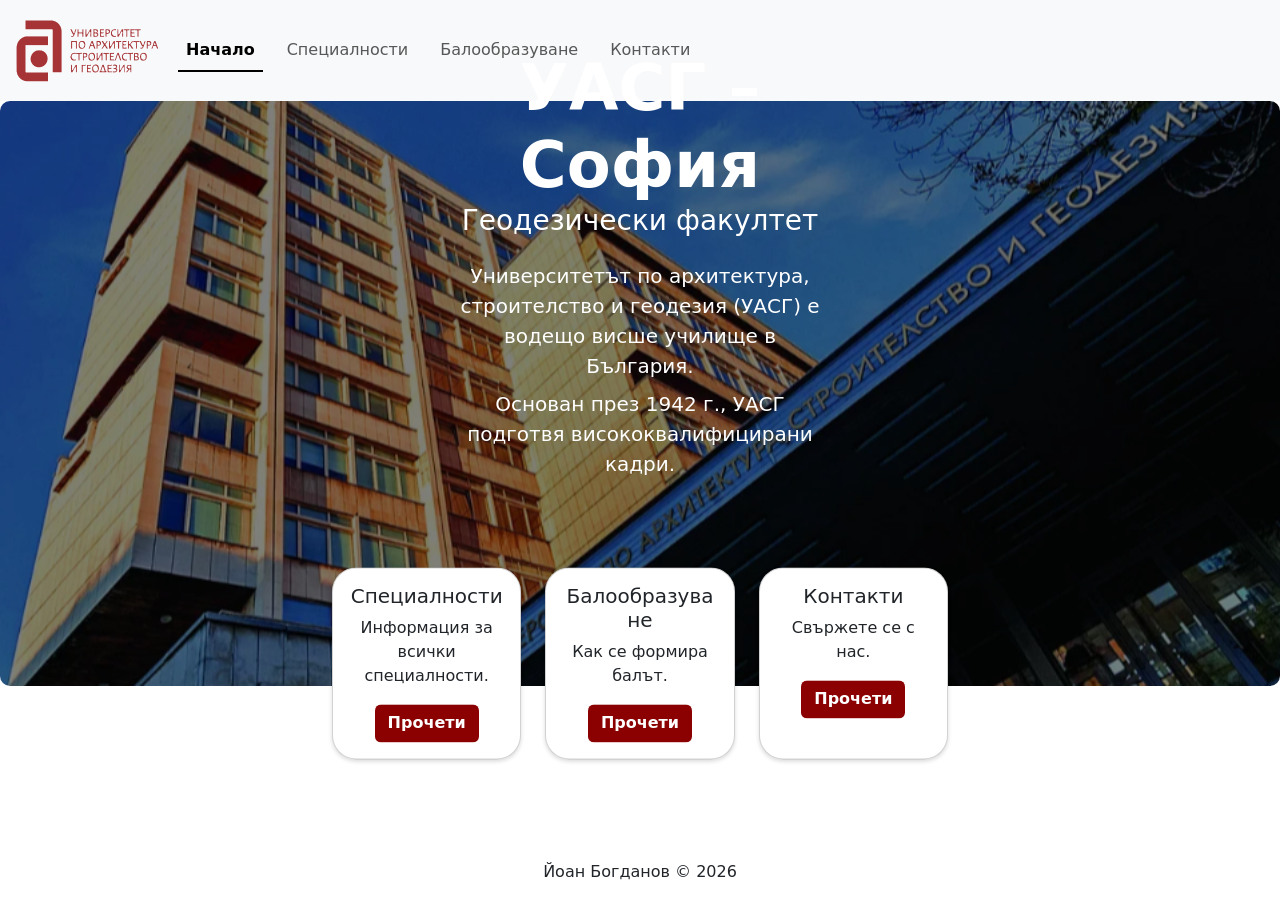
<file: index.html>
<!DOCTYPE html>
<html lang="bg">

<head>
    <meta charset="UTF-8">
    <meta name="viewport" content="width=device-width, initial-scale=1.0">
    <link rel="icon" href="logoR.png">
    <link href="https://cdn.jsdelivr.net/npm/bootstrap@5.3.8/dist/css/bootstrap.min.css" rel="stylesheet">
    <link rel="stylesheet" href="style.css">

    <script src="https://cdn.jsdelivr.net/npm/bootstrap@5.3.8/dist/js/bootstrap.bundle.min.js"></script>

    <title>УАСГ – София</title>
</head>

<body>
    <header>
        <nav class="navbar navbar-expand-lg bg-light">
            <div class="container-fluid">

                <a class="navbar-brand me-3">
                    <img src="logo.png" alt="Logo" class="logo">
                </a>

                <button class="navbar-toggler" type="button" data-bs-toggle="collapse" data-bs-target="#mainNav">
                    <span class="navbar-toggler-icon"></span>
                </button>

                <div class="collapse navbar-collapse" id="mainNav">
                    <ul class="navbar-nav nav nav-underline">
                        <li class="nav-item"><a class="nav-link active" href="index.html">Начало</a></li>
                        <li class="nav-item"><a class="nav-link" href="specialties.html">Специалности</a></li>
                        <li class="nav-item"><a class="nav-link" href="scoring.html">Балообразуване</a></li>
                        <li class="nav-item"><a class="nav-link" href="contact.html">Контакти</a></li>
                    </ul>
                </div>

            </div>
        </nav>
    </header>

    <main>
        <div class="hero">
            <img src="building.png" alt="Building" class="hero-img">

            <div class="hero-text">
                <div class="container text-center">
                    <div class="row justify-content-center">
                        <div class="col-md-8 hero-content p-4 rounded-3">
                            <h1 class="display-3 fw-bold mb-0">УАСГ – София</h1>
                            <h2 class="h3 mb-4 fw-light">Геодезически факултет</h2>

                            <p class="lead mb-2">
                                Университетът по архитектура, строителство и геодезия (УАСГ)
                                е водещо висше училище в България.
                            </p>
                            <p class="lead italic">
                                Основан през 1942 г., УАСГ подготвя висококвалифицирани кадри.
                            </p>
                        </div>
                    </div>
                </div>

                <section class="d-flex justify-content-center">
                    <div class="container mt-5">
                        <div class="row g-4 text-center">

                            <div class="col-md-4">
                                <div class="card custom-card-bootstrap">
                                    <div class="card-body">
                                        <h5 class="card-title">Специалности</h5>
                                        <p class="card-text">Информация за всички специалности.</p>
                                        <a href="specialties.html" class="btn btn-uacg">Прочети</a>
                                    </div>
                                </div>
                            </div>

                            <div class="col-md-4">
                                <div class="card custom-card-bootstrap">
                                    <div class="card-body">
                                        <h5 class="card-title">Балообразуване</h5>
                                        <p class="card-text">Как се формира балът.</p>
                                        <a href="scoring.html" class="btn btn-uacg">Прочети</a>
                                    </div>
                                </div>
                            </div>

                            <div class="col-md-4">
                                <div class="card custom-card-bootstrap">
                                    <div class="card-body">
                                        <h5 class="card-title">Контакти</h5>
                                        <p class="card-text">Свържете се с нас.</p>
                                        <a href="contact.html" class="btn btn-uacg">Прочети</a>
                                    </div>
                                </div>
                            </div>

                        </div>
                    </div>
                </section>
            </div>
        </div>
    </main>

    <footer class="text-center py-3">
        Йоан Богданов © 2026
    </footer>

</body>

</html>
</file>
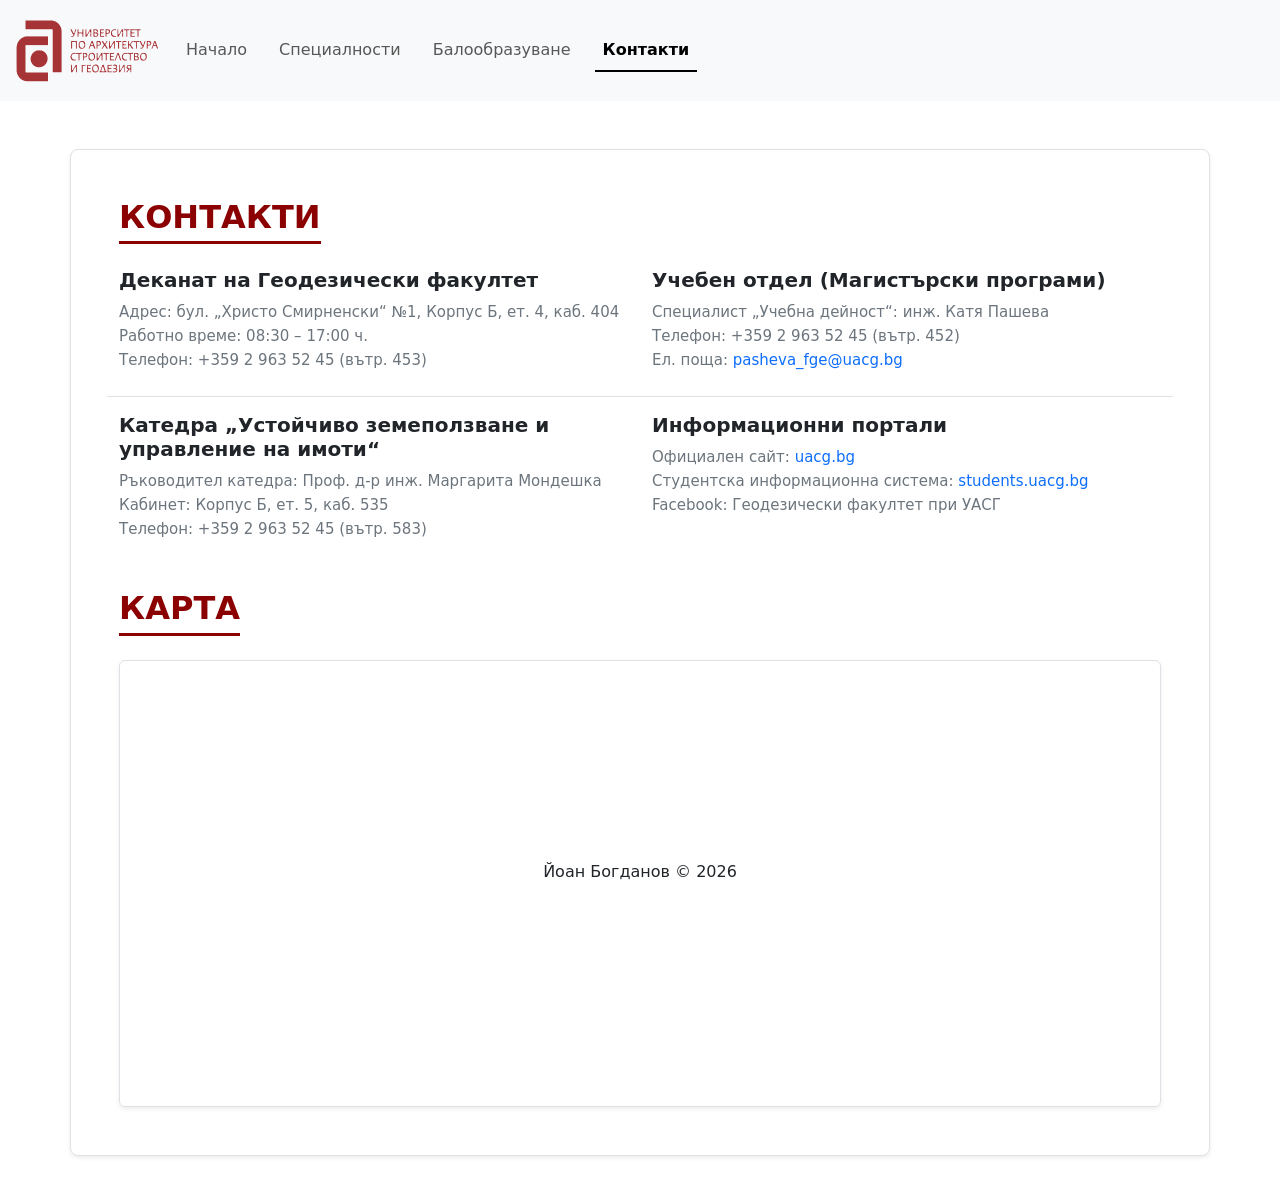
<file: contact.html>
<!DOCTYPE html>
<html lang="bg">

<head>
    <meta charset="UTF-8">
    <meta name="viewport" content="width=device-width, initial-scale=1.0">
    <link rel="icon" href="logoR.png">
    <link href="https://cdn.jsdelivr.net/npm/bootstrap@5.3.8/dist/css/bootstrap.min.css" rel="stylesheet">
    <link rel="stylesheet" href="style.css">

    <script src="https://cdn.jsdelivr.net/npm/bootstrap@5.3.8/dist/js/bootstrap.bundle.min.js"></script>

    <title>УАСГ – София</title>
</head>

<body>
    <header>
        <nav class="navbar navbar-expand-lg bg-light">
            <div class="container-fluid">

                <a class="navbar-brand me-3">
                    <img src="logo.png" alt="Logo" class="logo">
                </a>

                <button class="navbar-toggler" type="button" data-bs-toggle="collapse" data-bs-target="#mainNav">
                    <span class="navbar-toggler-icon"></span>
                </button>

                <div class="collapse navbar-collapse" id="mainNav">
                    <ul class="navbar-nav nav nav-underline">
                        <li class="nav-item"><a class="nav-link" href="index.html">Начало</a></li>
                        <li class="nav-item"><a class="nav-link" href="specialties.html">Специалности</a></li>
                        <li class="nav-item"><a class="nav-link" href="scoring.html">Балообразуване</a></li>
                        <li class="nav-item"><a class="nav-link active" href="contact.html">Контакти</a></li>
                    </ul>
                </div>

            </div>
        </nav>
    </header>

    <main class="container my-5 shadow-sm p-4 p-md-5 bg-white rounded-3 border">

        <section>
            <h2 class="section-title mb-4">КОНТАКТИ</h2>

            <div class="row g-4">
                <div class="col-md-6">
                    <h5 class="fw-bold">Деканат на Геодезически факултет</h5>
                    <p class="text-secondary small-info">
                        Адрес: бул. „Христо Смирненски“ №1, Корпус Б, ет. 4, каб. 404<br>
                        Работно време: 08:30 – 17:00 ч.<br>
                        Телефон: +359 2 963 52 45 (вътр. 453)
                    </p>
                </div>

                <div class="col-md-6">
                    <h5 class="fw-bold">Учебен отдел (Магистърски програми)</h5>
                    <p class="text-secondary small-info">
                        Специалист „Учебна дейност“: инж. Катя Пашева<br>
                        Телефон: +359 2 963 52 45 (вътр. 452)<br>
                        Ел. поща: <a href="mailto:pasheva_fge@uacg.bg"
                            class="text-decoration-none text-primary">pasheva_fge@uacg.bg</a>
                    </p>
                </div>

                <div class="col-md-6 border-top pt-3">
                    <h5 class="fw-bold">Катедра „Устойчиво земеползване и управление на имоти“</h5>
                    <p class="text-secondary small-info">
                        Ръководител катедра: Проф. д-р инж. Маргарита Мондешка<br>
                        Кабинет: Корпус Б, ет. 5, каб. 535<br>
                        Телефон: +359 2 963 52 45 (вътр. 583)
                    </p>
                </div>

                <div class="col-md-6 border-top pt-3">
                    <h5 class="fw-bold">Информационни портали</h5>
                    <p class="text-secondary small-info">
                        Официален сайт: <a href="https://uacg.bg" target="_blank"
                            class="text-decoration-none text-primary">uacg.bg</a><br>
                        Студентска информационна система: <a href="https://students.uacg.bg" target="_blank"
                            class="text-decoration-none text-primary">students.uacg.bg</a><br>
                        Facebook: Геодезически факултет при УАСГ
                    </p>
                </div>
            </div>
        </section>

        <section class="mt-5">
            <h2 class="section-title mb-4">КАРТА</h2>
            <div class="ratio ratio-21x9 shadow-sm rounded border overflow-hidden">
                <iframe
                    src="https://www.google.com/maps/embed?pb=!1m18!1m12!1m3!1d1198.0386764588618!2d23.331155820920284!3d42.68410373908072!2m3!1f0!2f0!3f0!3m2!1i1024!2i768!4f13.1!3m3!1m2!1s0x40aa85a750284111%3A0x7b46dc25b02254b9!2z0JPQtdC-0L_RgNC10YbQuNC3INCY0L3QttC10L3QtdGA0LjQvdCzINCe0J7QlA!5e0!3m2!1sbg!2sbg!4v1771236941251!5m2!1sbg!2sbg"
                    width="600" height="450" style="border:0;" allowfullscreen="" loading="lazy"
                    referrerpolicy="no-referrer-when-downgrade"></iframe>
            </div>
        </section>
    </main>
    <footer class="text-center py-3">
        Йоан Богданов © 2026
    </footer>

</body>

</html>
</file>
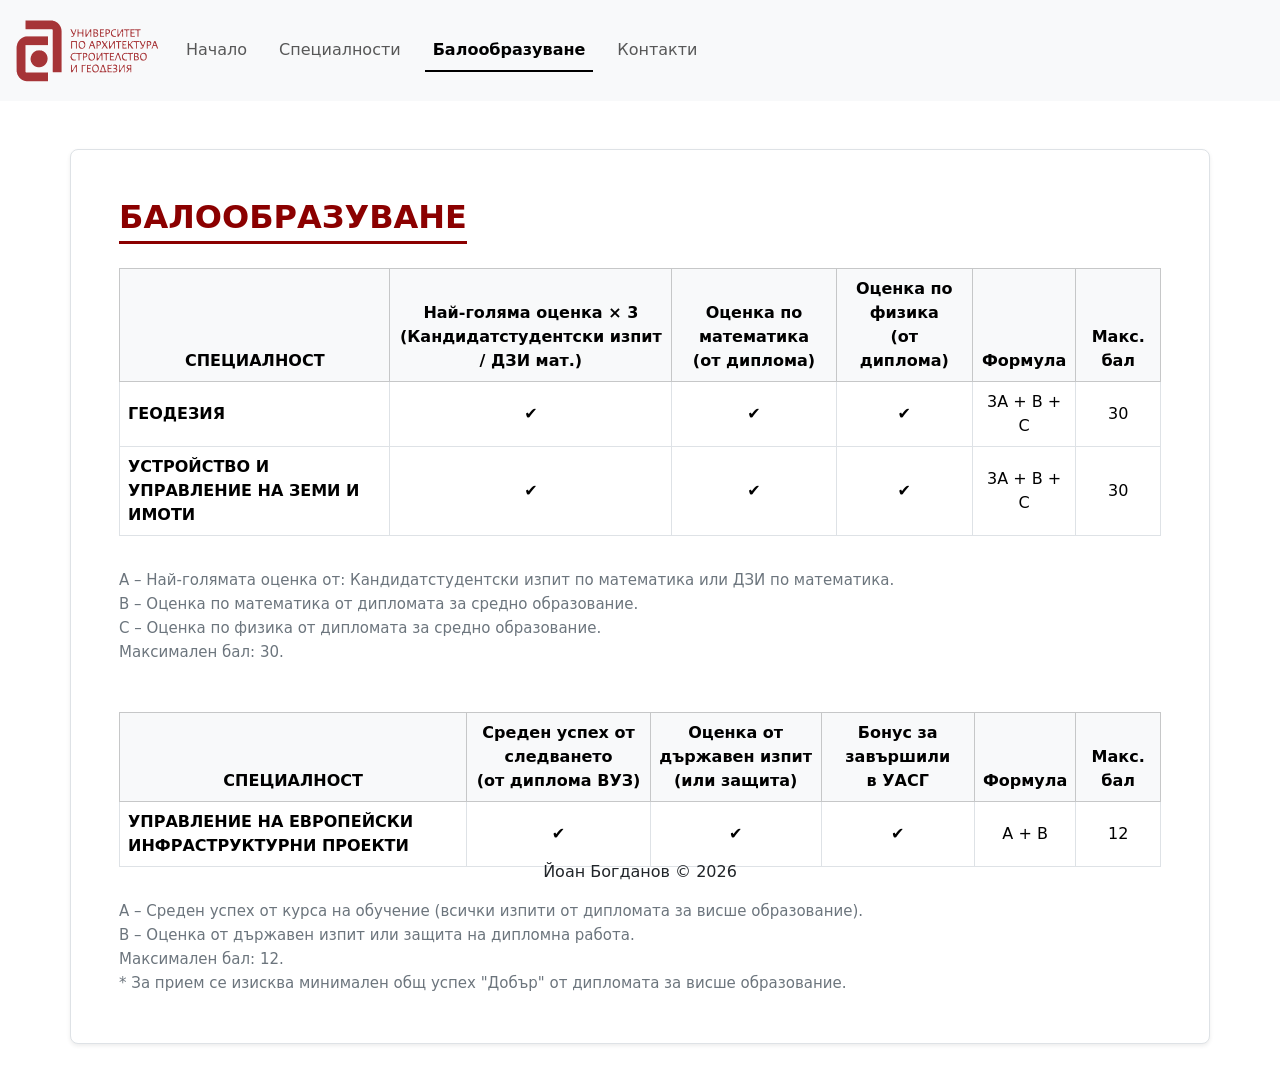
<file: scoring.html>
<!DOCTYPE html>
<html lang="bg">

<head>
    <meta charset="UTF-8">
    <meta name="viewport" content="width=device-width, initial-scale=1.0">
    <link rel="icon" href="logoR.png">    
    <link href="https://cdn.jsdelivr.net/npm/bootstrap@5.3.8/dist/css/bootstrap.min.css" rel="stylesheet">
    <link rel="stylesheet" href="style.css">

    <script src="https://cdn.jsdelivr.net/npm/bootstrap@5.3.8/dist/js/bootstrap.bundle.min.js"></script>

    <title>УАСГ – София</title>
</head>

<body>
    <header>
        <nav class="navbar navbar-expand-lg bg-light">
            <div class="container-fluid">

                <a class="navbar-brand me-3">
                    <img src="logo.png" alt="Logo" class="logo">
                </a>

                <button class="navbar-toggler" type="button" data-bs-toggle="collapse" data-bs-target="#mainNav">
                    <span class="navbar-toggler-icon"></span>
                </button>

                <div class="collapse navbar-collapse" id="mainNav">
                    <ul class="navbar-nav nav nav-underline">
                        <li class="nav-item"><a class="nav-link" href="index.html">Начало</a></li>
                        <li class="nav-item"><a class="nav-link" href="specialties.html">Специалности</a></li>
                        <li class="nav-item"><a class="nav-link active" href="scoring.html">Балообразуване</a></li>
                        <li class="nav-item"><a class="nav-link" href="contact.html">Контакти</a></li>
                    </ul>
                </div>

            </div>
        </nav>
    </header>

    <main class="container my-5 shadow-sm p-4 p-md-5 bg-white rounded-3 border">

        <section>
            <h2 class="section-title mb-4">БАЛООБРАЗУВАНЕ</h2>

            <div class="table-responsive">
                <table class="table table-bordered align-middle custom-table">
                    <thead class="table-light text-center">
                        <tr>
                            <th>СПЕЦИАЛНОСТ</th>
                            <th>Най-голяма оценка × 3<br>(Кандидатстудентски изпит / ДЗИ мат.)</th>
                            <th>Оценка по математика<br>(от диплома)</th>
                            <th>Оценка по физика<br>(от диплома)</th>
                            <th>Формула</th>
                            <th>Макс. бал</th>
                        </tr>
                    </thead>
                    <tbody>

                        <tr>
                            <td class="fw-bold">ГЕОДЕЗИЯ</td>
                            <td class="text-center">✔</td>
                            <td class="text-center">✔</td>
                            <td class="text-center">✔</td>
                            <td class="text-center formula">3A + B + C</td>
                            <td class="text-center">30</td>
                        </tr>

                        <tr>
                            <td class="fw-bold">УСТРОЙСТВО И УПРАВЛЕНИЕ НА ЗЕМИ И ИМОТИ</td>
                            <td class="text-center">✔</td>
                            <td class="text-center">✔</td>
                            <td class="text-center">✔</td>
                            <td class="text-center formula">3A + B + C</td>
                            <td class="text-center">30</td>
                        </tr>
                    </tbody>
                </table>
            </div>

            <p class="text-secondary small-info mt-3">
                A – Най-голямата оценка от: Кандидатстудентски изпит по математика или ДЗИ по математика. <br>
                B – Оценка по математика от дипломата за средно образование. <br>
                C – Оценка по физика от дипломата за средно образование. <br>
                Максимален бал: 30.
            </p>

        </section> <br> <br> 

        <section>
            <div class="table-responsive">
                <table class="table table-bordered align-middle custom-table">
                    <thead class="table-light text-center">
                        <tr>
                            <th>СПЕЦИАЛНОСТ</th>
                            <th>Среден успех от следването<br>(от диплома ВУЗ)</th>
                            <th>Оценка от държавен изпит<br>(или защита)</th>
                            <th>Бонус за завършили<br>в УАСГ</th>
                            <th>Формула</th>
                            <th>Макс. бал</th>
                        </tr>
                    </thead>
                    <tbody>

                        <tr>
                            <td class="fw-bold">УПРАВЛЕНИЕ НА ЕВРОПЕЙСКИ ИНФРАСТРУКТУРНИ ПРОЕКТИ</td>
                            <td class="text-center">✔</td>
                            <td class="text-center">✔</td>
                            <td class="text-center">✔</td>
                            <td class="text-center formula">A + B</td>
                            <td class="text-center">12</td>
                        </tr>

                    </tbody>
                </table>
            </div>

            <p class="text-secondary small-info mt-3">
                A – Среден успех от курса на обучение (всички изпити от дипломата за висше образование). <br>
                B – Оценка от държавен изпит или защита на дипломна работа. <br>
                Максимален бал: 12. <br>
                * За прием се изисква минимален общ успех "Добър" от дипломата за висше образование.
            </p>

        </section>
    </main>


    <footer class="text-center py-3">
        Йоан Богданов © 2026
    </footer>

</body>

</html>
</file>
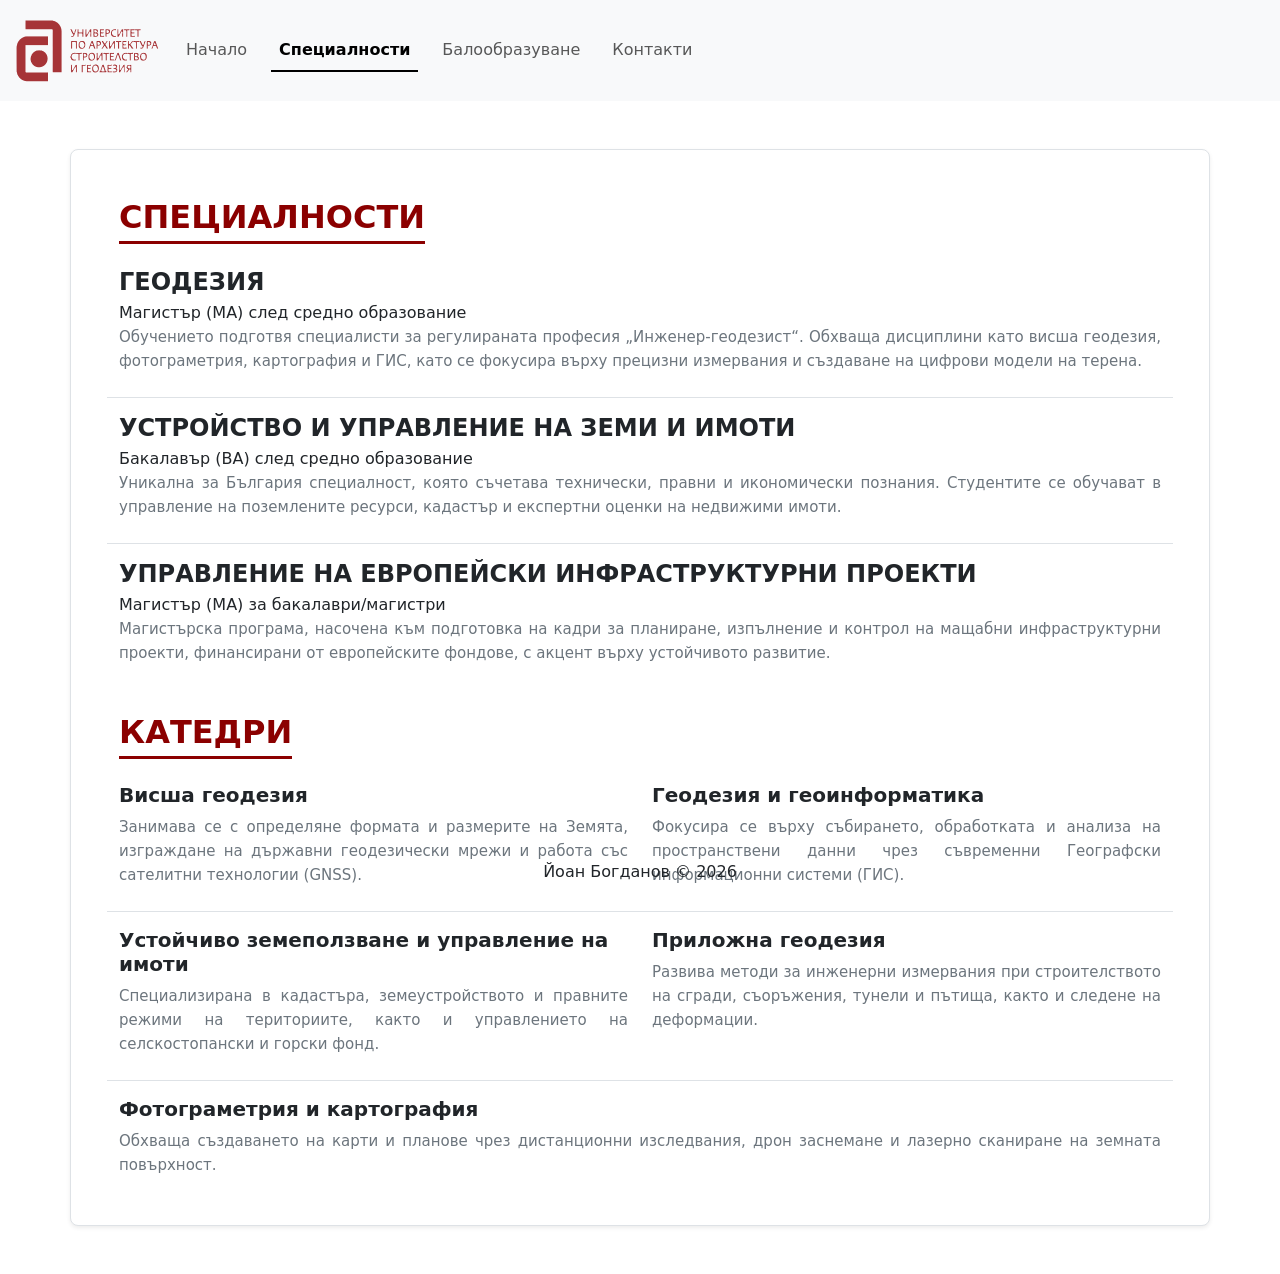
<file: specialties.html>
<!DOCTYPE html>
<html lang="bg">

<head>
    <meta charset="UTF-8">
    <meta name="viewport" content="width=device-width, initial-scale=1.0">
    <link rel="icon" href="logoR.png">
    <link href="https://cdn.jsdelivr.net/npm/bootstrap@5.3.8/dist/css/bootstrap.min.css" rel="stylesheet">
    <link rel="stylesheet" href="style.css">

    <script src="https://cdn.jsdelivr.net/npm/bootstrap@5.3.8/dist/js/bootstrap.bundle.min.js"></script>

    <title>УАСГ – София</title>
</head>

<body>
    <header>
        <nav class="navbar navbar-expand-lg bg-light">
            <div class="container-fluid">

                <a class="navbar-brand me-3">
                    <img src="logo.png" alt="Logo" class="logo">
                </a>

                <button class="navbar-toggler" type="button" data-bs-toggle="collapse" data-bs-target="#mainNav">
                    <span class="navbar-toggler-icon"></span>
                </button>

                <div class="collapse navbar-collapse" id="mainNav">
                    <ul class="navbar-nav nav nav-underline">
                        <li class="nav-item"><a class="nav-link" href="index.html">Начало</a></li>
                        <li class="nav-item"><a class="nav-link active" href="specialties.html">Специалности</a></li>
                        <li class="nav-item"><a class="nav-link" href="scoring.html">Балообразуване</a></li>
                        <li class="nav-item"><a class="nav-link" href="contact.html">Контакти</a></li>
                    </ul>
                </div>

            </div>
        </nav>
    </header>

    <main class="container my-5 shadow-sm p-4 p-md-5 bg-white rounded-3 border">

        <section class="mb-5">
            <h2 class="section-title mb-4">СПЕЦИАЛНОСТИ</h2>

            <div class="row g-4">
                <div class="col-12">
                    <h4 class="fw-bold mb-1">ГЕОДЕЗИЯ</h4> Магистър (MA) след средно образование
                    <p class="text-secondary small-info">Обучението подготвя специалисти за регулираната професия
                        „Инженер-геодезист“. Обхваща дисциплини като висша геодезия, фотограметрия, картография и ГИС,
                        като се фокусира върху прецизни измервания и създаване на цифрови модели на терена.</p>
                </div>

                <div class="col-12 border-top pt-3">
                    <h4 class="fw-bold mb-1">УСТРОЙСТВО И УПРАВЛЕНИЕ НА ЗЕМИ И ИМОТИ</h4> Бакалавър (ВA) след средно
                    образование
                    <p class="text-secondary small-info">Уникална за България специалност, която съчетава технически,
                        правни и икономически познания. Студентите се обучават в управление на поземлените ресурси,
                        кадастър и експертни оценки на недвижими имоти.</p>
                </div>

                <div class="col-12 border-top pt-3">
                    <h4 class="fw-bold mb-1">УПРАВЛЕНИЕ НА ЕВРОПЕЙСКИ ИНФРАСТРУКТУРНИ ПРОЕКТИ</h4> Магистър (MA) за
                    бакалаври/магистри
                    <p class="text-secondary small-info">Магистърска програма, насочена към подготовка на кадри за
                        планиране, изпълнение и контрол на мащабни инфраструктурни проекти, финансирани от европейските
                        фондове, с акцент върху устойчивото развитие.</p>
                </div>
            </div>
        </section>

        <section>
            <h2 class="section-title mb-4">КАТЕДРИ</h2>

            <div class="row g-4">
                <div class="col-md-6">
                    <h5 class="fw-bold">Висша геодезия</h5>
                    <p class="text-secondary small-info">Занимава се с определяне формата и размерите на Земята,
                        изграждане на държавни геодезически мрежи и работа със сателитни технологии (GNSS).</p>
                </div>
                <div class="col-md-6">
                    <h5 class="fw-bold">Геодезия и геоинформатика</h5>
                    <p class="text-secondary small-info">Фокусира се върху събирането, обработката и анализа на
                        пространствени данни чрез съвременни Географски информационни системи (ГИС).</p>
                </div>
                <div class="col-md-6 border-top pt-3">
                    <h5 class="fw-bold">Устойчиво земеползване и управление на имоти</h5>
                    <p class="text-secondary small-info">Специализирана в кадастъра, земеустройството и правните режими
                        на териториите, както и управлението на селскостопански и горски фонд.</p>
                </div>
                <div class="col-md-6 border-top pt-3">
                    <h5 class="fw-bold">Приложна геодезия</h5>
                    <p class="text-secondary small-info">Развива методи за инженерни измервания при строителството на
                        сгради, съоръжения, тунели и пътища, както и следене на деформации.</p>
                </div>
                <div class="col-md-12 border-top pt-3">
                    <h5 class="fw-bold">Фотограметрия и картография</h5>
                    <p class="text-secondary small-info">Обхваща създаването на карти и планове чрез дистанционни
                        изследвания, дрон заснемане и лазерно сканиране на земната повърхност.</p>
                </div>
            </div>
        </section>
        
    </main>




    <footer class="text-center py-3">
        Йоан Богданов © 2026
    </footer>

</body>

</html>
</file>
<file: style.css>
body {
    margin: 0;
}

.logo {
    height: 75px;
}

.hero {
    position: relative;
}

.hero-img {
    width: 100%;
    height: auto;
    display: block;
    filter: brightness(0.5);
    border-radius: 10px;
}

.hero-text {
    position: absolute;
    top: 50%;
    left: 50%;
    transform: translate(-50%, -50%);
    color: white;
}

.custom-card-bootstrap {
    height: 100%;
    border-radius: 24px;
    box-shadow: 0 2px 4px rgba(0,0,0,0.15);
}

.btn-uacg {
    background-color: #8B0000;
    color: white;
    font-weight: bold;
}

.btn-uacg:hover {
    background-color: #6f0000;
    color: white;
}

.section-title {
    color: #8B0000;
    font-weight: 800;
    border-bottom: 3px solid #8B0000;
    display: inline-block;
    padding-bottom: 5px;
    text-transform: uppercase;
}

.small-info {
    line-height: 1.6;
    text-align: justify;
    color: #6c757d;
    margin-bottom: 0;
    font-size: 15px;
}

.specialty-item h4 {
    color: #212529;
    font-size: 18px;
}

footer {
    position: fixed;
    bottom: 0;
    left: 50%;
    transform: translate(-50%);
    margin: 0;
}

/*МОБИЛНОТО ОФОРМЛЕНИЕ Е ПРАВЕНО С ПОМОЩТА НА ИИ!!!*/
@media (max-width: 500px) {

    /* 1. Спираме абсолютното центриране, за да не бяга нагоре */
    .hero-img {
        width: 100vw !important;
        height: 100vw !important;
        object-fit: cover;
        position: relative;
    }

    .hero-text {
        position: relative !important; /* Текстът вече не плува, а стои под навигацията */
        transform: none !important;
        left: 0 !important;
        top: 0 !important;
        margin-top: -90vw !important; /* Вдига текста обратно върху снимката */
        padding: 0 15px;
        width: 100%;
    }

    /* 2. Намаляваме размерите на шрифта, за да не заема толкова място */
    .display-3 {
        font-size: 1.8rem !important;
    }
    
    .h3 {
        font-size: 1.2rem !important;
    }

    .hero-content {
        padding: 10px !important;
    }

    /* 3. Намаляваме разстоянието между картите */
    .container.mt-5 {
        margin-top: 1rem !important;
    }
    .custom-table {
        font-size: 12px; /* По-малък шрифт, за да влезе повече текст */
    }
    
    .custom-table th, 
    .custom-table td {
        padding: 4px 2px !important; /* Минимални отстояния */
        word-wrap: break-word;
        max-width: 70px; /* Принуждава дългите думи да минат на нов ред */
    }

    .custom-table {
    table-layout: fixed; /* Принуждава таблицата да спазва 100% ширина */
    width: 100%;
    word-break: break-word; /* Реже дългите думи, за да не излизат от клетките */
    }

    footer {
    position: relative !important; /* Вече не стои "залепен" за екрана */
    width: 100%;
    text-align: center;
    padding: 20px 0;
    margin-top: 30px; /* Прави място между последната карта и края на страницата */
    left: 0 !important;
    transform: none !important;
    background-color: #f8f9fa; /* Опция: лек сив фон за по-добра видимост */
}
}
</file>
